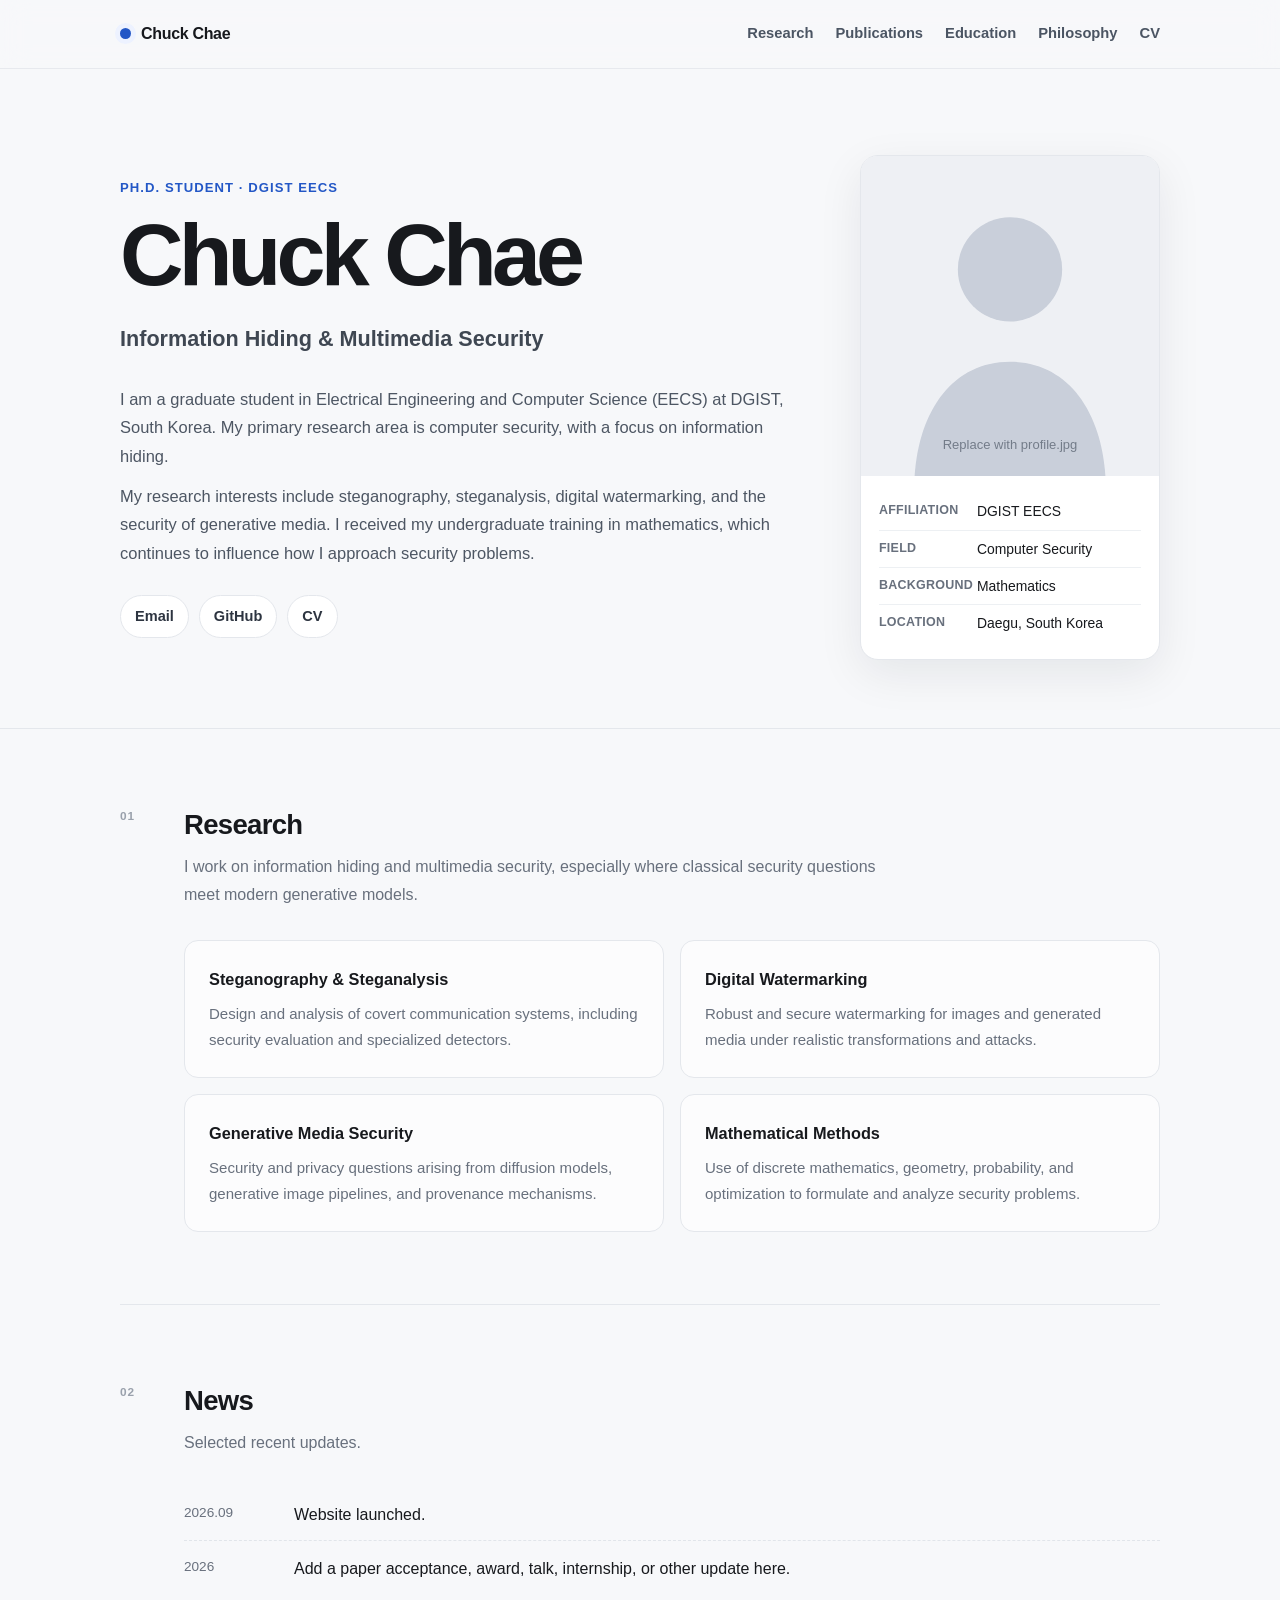
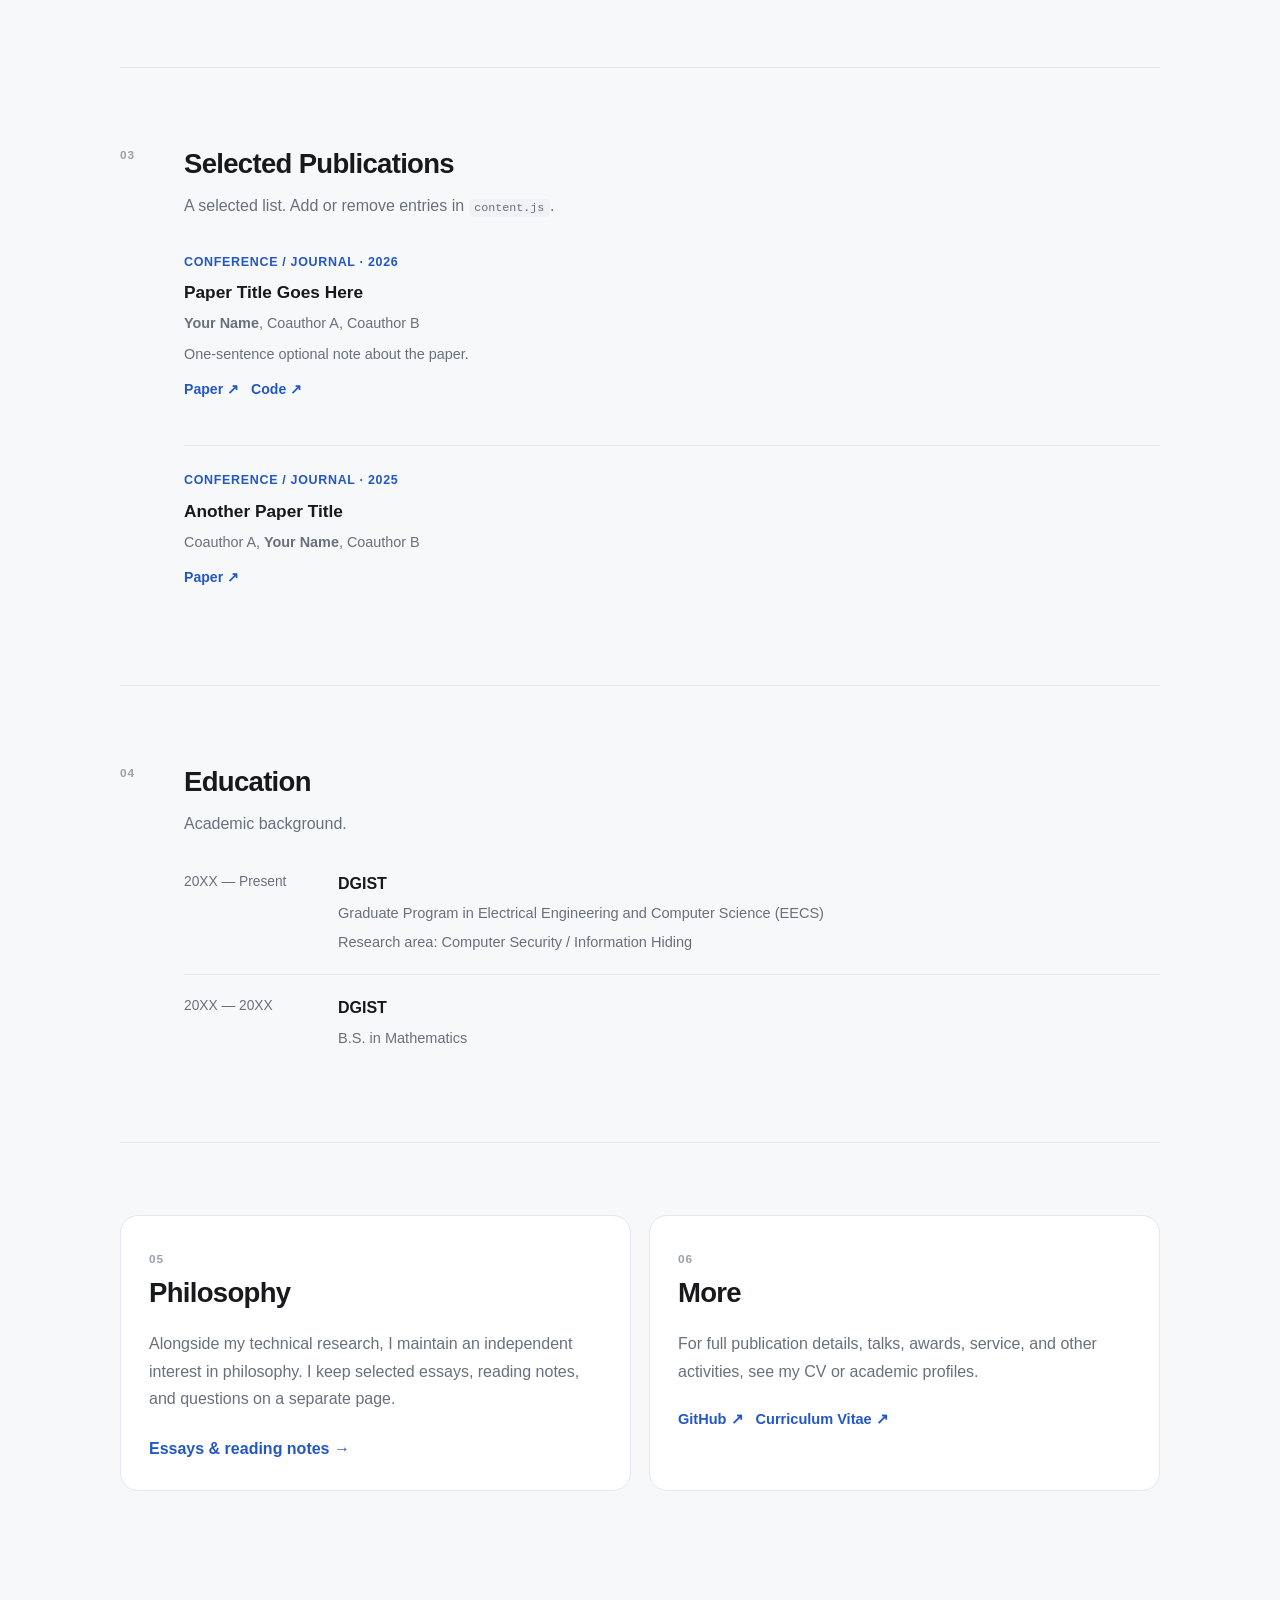
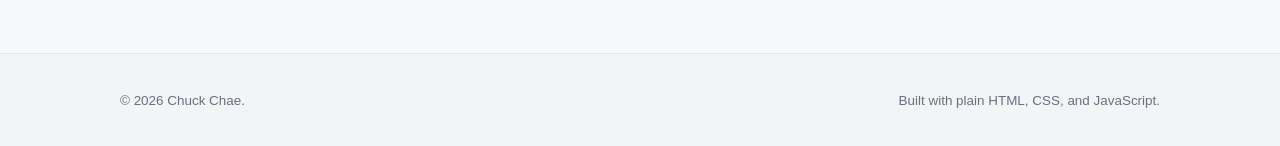
<file: index.html>
<!doctype html>
<html lang="en">
<head>
  <meta charset="utf-8" />
  <meta name="viewport" content="width=device-width, initial-scale=1" />
  <meta name="description" content="Academic homepage" id="meta-description" />
  <meta name="theme-color" content="#f7f8fa" />
  <title>Academic Homepage</title>
  <link rel="icon" href="assets/favicon.svg" type="image/svg+xml" />
  <link rel="stylesheet" href="styles.css" />
  <script>
    window.addEventListener("DOMContentLoaded", () => {
      const v = Date.now();

      const contentScript = document.createElement("script");
      contentScript.src = "content.js?v=" + v;

      contentScript.onload = () => {
        const appScript = document.createElement("script");
        appScript.src = "app.js?v=" + v;
        document.head.appendChild(appScript);
      };

      document.head.appendChild(contentScript);
    });
  </script>
</head>

<body data-page="home">
  <a class="skip-link" href="#main">Skip to content</a>

  <header class="site-header">
    <div class="shell nav-wrap">
      <a class="brand" href="index.html" aria-label="Home">
        <span class="brand-dot" aria-hidden="true"></span>
        <span id="nav-name">Your Name</span>
      </a>

      <nav class="site-nav" aria-label="Primary">
        <a href="#research">Research</a>
        <a href="#publications">Publications</a>
        <a href="#education">Education</a>
        <a href="philosophy.html">Philosophy</a>
        <a id="nav-cv" href="#" target="_blank" rel="noopener">CV</a>
      </nav>
    </div>
  </header>

  <main id="main">
    <section class="hero">
      <div class="shell hero-grid">
        <div class="hero-copy">
          <p class="eyebrow" id="hero-eyebrow">Ph.D. Student · DGIST EECS</p>
          <h1 id="hero-name">Your Name</h1>
          <p class="hero-role" id="hero-role">Information Hiding & Multimedia Security</p>

          <div class="hero-bio" id="hero-bio"></div>

          <div class="link-row" id="hero-links" aria-label="Profile links"></div>
        </div>

        <aside class="profile-card" aria-label="Profile">
          <div class="portrait-frame">
            <img id="profile-image" src="assets/profile-placeholder.svg" alt="Profile portrait" />
          </div>

          <div class="profile-meta">
            <div class="meta-row">
              <span class="meta-label">Affiliation</span>
              <span id="profile-affiliation">DGIST EECS</span>
            </div>
            <div class="meta-row">
              <span class="meta-label">Field</span>
              <span id="profile-field">Computer Security</span>
            </div>
            <div class="meta-row">
              <span class="meta-label">Background</span>
              <span id="profile-background">Mathematics</span>
            </div>
            <div class="meta-row">
              <span class="meta-label">Location</span>
              <span id="profile-location">Daegu, South Korea</span>
            </div>
          </div>
        </aside>
      </div>
    </section>

    <div class="shell content-shell">
      <section class="section" id="research">
        <div class="section-heading">
          <p class="section-kicker">01</p>
          <div>
            <h2>Research</h2>
            <p id="research-intro" class="section-intro"></p>
          </div>
        </div>
        <div class="research-grid" id="research-grid"></div>
      </section>

      <section class="section" id="news">
        <div class="section-heading">
          <p class="section-kicker">02</p>
          <div>
            <h2>News</h2>
            <p class="section-intro">Selected recent updates.</p>
          </div>
        </div>
        <div class="timeline" id="news-list"></div>
      </section>

      <section class="section" id="publications">
        <div class="section-heading">
          <p class="section-kicker">03</p>
          <div>
            <h2>Selected Publications</h2>
            <p class="section-intro">A selected list. Add or remove entries in <code>content.js</code>.</p>
          </div>
        </div>
        <div class="publication-list" id="publication-list"></div>
      </section>

      <section class="section" id="education">
        <div class="section-heading">
          <p class="section-kicker">04</p>
          <div>
            <h2>Education</h2>
            <p class="section-intro">Academic background.</p>
          </div>
        </div>
        <div class="education-list" id="education-list"></div>
      </section>

      <section class="section split-section" id="more">
        <div class="split-card">
          <p class="section-kicker">05</p>
          <h2>Philosophy</h2>
          <p id="philosophy-teaser"></p>
          <a class="text-link" href="philosophy.html">Essays & reading notes <span aria-hidden="true">→</span></a>
        </div>

        <div class="split-card">
          <p class="section-kicker">06</p>
          <h2>More</h2>
          <p id="more-note"></p>
          <div class="mini-links" id="more-links"></div>
        </div>
      </section>
    </div>
  </main>

  <footer class="site-footer">
    <div class="shell footer-row">
      <p>© <span id="footer-year"></span> <span id="footer-name">Your Name</span>.</p>
      <p>Built with plain HTML, CSS, and JavaScript.</p>
    </div>
  </footer>
</body>
</html>
</file>
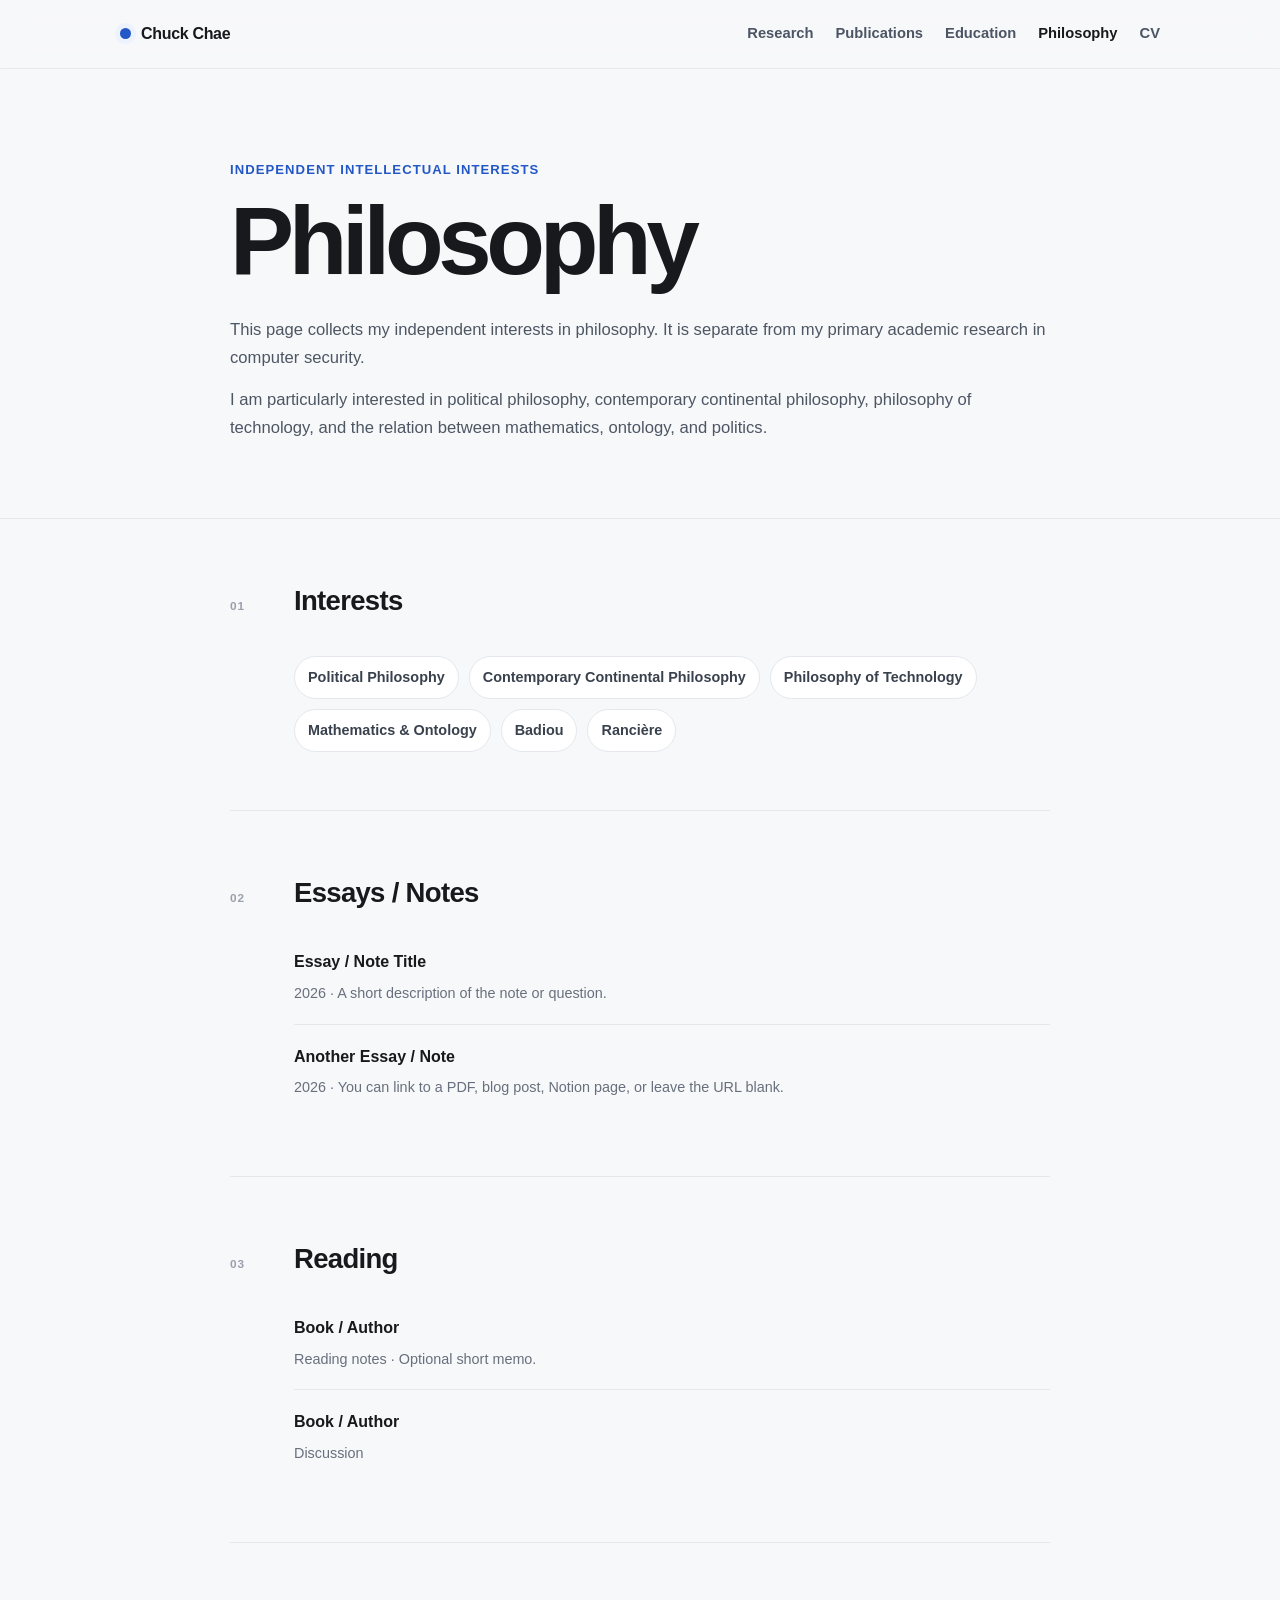
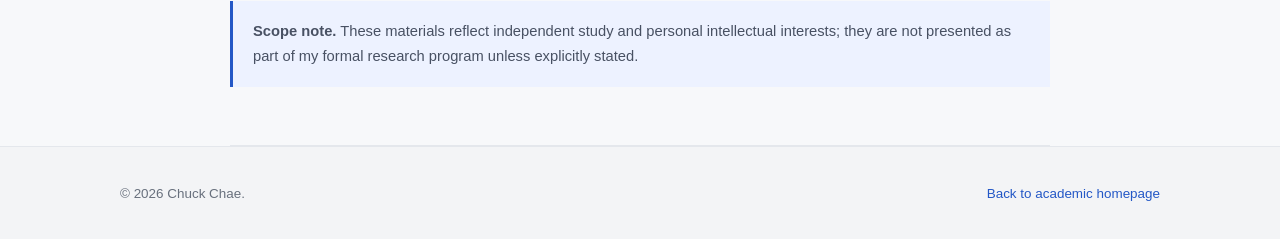
<file: philosophy.html>
<!doctype html>
<html lang="en">
<head>
  <meta charset="utf-8" />
  <meta name="viewport" content="width=device-width, initial-scale=1" />
  <meta name="description" content="Philosophy notes and essays" id="meta-description" />
  <meta name="theme-color" content="#f7f8fa" />
  <title>Philosophy</title>
  <link rel="icon" href="assets/favicon.svg" type="image/svg+xml" />
  <link rel="stylesheet" href="styles.css" />
  <script>
    window.addEventListener("DOMContentLoaded", () => {
      const v = Date.now();

      const contentScript = document.createElement("script");
      contentScript.src = "content.js?v=" + v;

      contentScript.onload = () => {
        const appScript = document.createElement("script");
        appScript.src = "app.js?v=" + v;
        document.head.appendChild(appScript);
      };

      document.head.appendChild(contentScript);
    });
  </script>
</head>

<body data-page="philosophy">
  <a class="skip-link" href="#main">Skip to content</a>

  <header class="site-header">
    <div class="shell nav-wrap">
      <a class="brand" href="index.html" aria-label="Home">
        <span class="brand-dot" aria-hidden="true"></span>
        <span id="nav-name">Your Name</span>
      </a>

      <nav class="site-nav" aria-label="Primary">
        <a href="index.html#research">Research</a>
        <a href="index.html#publications">Publications</a>
        <a href="index.html#education">Education</a>
        <a class="active" href="philosophy.html">Philosophy</a>
        <a id="nav-cv" href="#" target="_blank" rel="noopener">CV</a>
      </nav>
    </div>
  </header>

  <main id="main">
    <section class="page-hero">
      <div class="shell narrow-shell">
        <p class="eyebrow">Independent intellectual interests</p>
        <h1>Philosophy</h1>
        <div id="philosophy-intro" class="page-lead"></div>
      </div>
    </section>

    <div class="shell narrow-shell">
      <section class="section philosophy-section">
        <div class="section-heading compact">
          <p class="section-kicker">01</p>
          <h2>Interests</h2>
        </div>
        <div class="tag-list" id="philosophy-interests"></div>
      </section>

      <section class="section philosophy-section">
        <div class="section-heading compact">
          <p class="section-kicker">02</p>
          <h2>Essays / Notes</h2>
        </div>
        <div class="essay-list" id="essay-list"></div>
      </section>

      <section class="section philosophy-section">
        <div class="section-heading compact">
          <p class="section-kicker">03</p>
          <h2>Reading</h2>
        </div>
        <div class="reading-list" id="reading-list"></div>
      </section>

      <section class="section philosophy-section">
        <div class="note-box">
          <strong>Scope note.</strong>
          <span id="philosophy-scope-note"></span>
        </div>
      </section>
    </div>
  </main>

  <footer class="site-footer">
    <div class="shell footer-row">
      <p>© <span id="footer-year"></span> <span id="footer-name">Your Name</span>.</p>
      <p><a href="index.html">Back to academic homepage</a></p>
    </div>
  </footer>
</body>
</html>
</file>
<file: styles.css>
/* =========================================================
   Academic CV homepage
   Layout is intentionally framework-free and GitHub Pages-ready.
   Edit content in content.js. Usually you never need to edit this file.
   ========================================================= */

:root {
  --bg: #f7f8fa;
  --surface: #ffffff;
  --text: #17191d;
  --muted: #68707d;
  --line: #e4e7ec;
  --accent: #2357c6;
  --accent-soft: #edf2ff;
  --max: 1040px;
  --narrow: 820px;
  --radius: 18px;
  --shadow: 0 14px 45px rgba(17, 24, 39, 0.08);
}

* { box-sizing: border-box; }

html {
  scroll-behavior: smooth;
  scroll-padding-top: 86px;
}

body {
  margin: 0;
  background: var(--bg);
  color: var(--text);
  font-family: Inter, ui-sans-serif, -apple-system, BlinkMacSystemFont, "Segoe UI",
               Roboto, Helvetica, Arial, "Apple SD Gothic Neo", "Noto Sans KR", sans-serif;
  line-height: 1.72;
  text-rendering: optimizeLegibility;
}

a {
  color: var(--accent);
  text-decoration: none;
}

a:hover { text-decoration: underline; }

img { max-width: 100%; display: block; }

code {
  padding: 0.12rem 0.35rem;
  border-radius: 5px;
  background: #f0f2f6;
  font-size: 0.9em;
}

.shell {
  width: min(var(--max), calc(100% - 40px));
  margin: 0 auto;
}

.narrow-shell {
  width: min(var(--narrow), calc(100% - 40px));
}

.skip-link {
  position: absolute;
  left: -999px;
  top: 12px;
  z-index: 999;
  background: #111;
  color: #fff;
  padding: 10px 14px;
  border-radius: 8px;
}

.skip-link:focus { left: 12px; }

.site-header {
  position: sticky;
  top: 0;
  z-index: 20;
  backdrop-filter: blur(14px);
  background: rgba(247, 248, 250, 0.88);
  border-bottom: 1px solid rgba(228, 231, 236, 0.85);
}

.nav-wrap {
  min-height: 68px;
  display: flex;
  align-items: center;
  justify-content: space-between;
  gap: 24px;
}

.brand {
  display: inline-flex;
  align-items: center;
  gap: 10px;
  font-weight: 750;
  color: var(--text);
  letter-spacing: -0.02em;
}

.brand:hover { text-decoration: none; }

.brand-dot {
  width: 11px;
  height: 11px;
  border-radius: 50%;
  background: var(--accent);
  box-shadow: 0 0 0 5px var(--accent-soft);
}

.site-nav {
  display: flex;
  align-items: center;
  gap: 22px;
  font-size: 0.92rem;
}

.site-nav a {
  color: #4b5563;
  font-weight: 600;
}

.site-nav a.active,
.site-nav a:hover {
  color: var(--text);
  text-decoration: none;
}

.hero {
  padding: 86px 0 68px;
  border-bottom: 1px solid var(--line);
}

.hero-grid {
  display: grid;
  grid-template-columns: minmax(0, 1fr) 300px;
  gap: 76px;
  align-items: center;
}

.eyebrow {
  margin: 0 0 12px;
  color: var(--accent);
  font-size: 0.82rem;
  font-weight: 800;
  letter-spacing: 0.08em;
  text-transform: uppercase;
}

.hero h1,
.page-hero h1 {
  margin: 0;
  font-size: clamp(2.8rem, 7vw, 5.5rem);
  line-height: 0.98;
  letter-spacing: -0.055em;
  font-weight: 790;
}

.hero-role {
  margin: 22px 0 0;
  color: #3f4752;
  font-size: clamp(1.05rem, 2vw, 1.35rem);
  font-weight: 620;
}

.hero-bio {
  max-width: 700px;
  margin-top: 28px;
  color: #4d5663;
  font-size: 1.03rem;
}

.hero-bio p { margin: 0 0 12px; }

.link-row {
  display: flex;
  flex-wrap: wrap;
  gap: 10px;
  margin-top: 28px;
}

.pill-link {
  display: inline-flex;
  align-items: center;
  justify-content: center;
  min-height: 40px;
  padding: 8px 14px;
  border: 1px solid var(--line);
  border-radius: 999px;
  background: var(--surface);
  color: #2d3440;
  font-weight: 650;
  font-size: 0.91rem;
  transition: transform .16s ease, border-color .16s ease, box-shadow .16s ease;
}

.pill-link:hover {
  transform: translateY(-1px);
  border-color: #cbd2dd;
  box-shadow: 0 7px 22px rgba(17, 24, 39, .06);
  text-decoration: none;
}

.profile-card {
  border: 1px solid var(--line);
  border-radius: var(--radius);
  background: var(--surface);
  overflow: hidden;
  box-shadow: var(--shadow);
}

.portrait-frame {
  aspect-ratio: 4 / 4.3;
  background: #eef0f4;
  overflow: hidden;
}

.portrait-frame img {
  width: 100%;
  height: 100%;
  object-fit: cover;
}

.profile-meta { padding: 17px 18px 18px; }

.meta-row {
  display: grid;
  grid-template-columns: 88px 1fr;
  gap: 10px;
  padding: 8px 0;
  border-bottom: 1px solid #edf0f3;
  font-size: 0.87rem;
  line-height: 1.45;
}

.meta-row:last-child { border-bottom: 0; }

.meta-label {
  color: var(--muted);
  font-size: 0.78rem;
  font-weight: 760;
  letter-spacing: .02em;
  text-transform: uppercase;
}

.content-shell { padding-bottom: 90px; }

.section {
  padding: 72px 0;
  border-bottom: 1px solid var(--line);
}

.section-heading {
  display: grid;
  grid-template-columns: 50px minmax(0, 1fr);
  gap: 14px;
  margin-bottom: 32px;
}

.section-heading.compact {
  grid-template-columns: 50px minmax(0, 1fr);
  align-items: baseline;
}

.section-kicker {
  margin: 5px 0 0;
  color: #9aa1ac;
  font-size: 0.74rem;
  font-weight: 800;
  letter-spacing: .08em;
}

.section h2,
.split-card h2 {
  margin: 0;
  font-size: 1.72rem;
  letter-spacing: -0.025em;
}

.section-intro {
  margin: 5px 0 0;
  color: var(--muted);
  max-width: 720px;
}

.research-grid {
  display: grid;
  grid-template-columns: repeat(2, minmax(0, 1fr));
  gap: 16px;
  margin-left: 64px;
}

.research-card {
  padding: 24px;
  border: 1px solid var(--line);
  border-radius: 14px;
  background: rgba(255,255,255,.65);
}

.research-card h3 {
  margin: 0 0 8px;
  font-size: 1.02rem;
}

.research-card p {
  margin: 0;
  color: var(--muted);
  font-size: .94rem;
}

.timeline {
  margin-left: 64px;
  display: grid;
  gap: 2px;
}

.news-item {
  display: grid;
  grid-template-columns: 92px 1fr;
  gap: 18px;
  padding: 12px 0;
  border-bottom: 1px dashed #e1e5ea;
}

.news-item:last-child { border-bottom: 0; }

.news-date {
  color: var(--muted);
  font-size: .85rem;
  font-variant-numeric: tabular-nums;
}

.news-text { margin: 0; }

.publication-list {
  margin-left: 64px;
  display: grid;
  gap: 20px;
}

.pub {
  padding: 24px 0;
  border-top: 1px solid var(--line);
}

.pub:first-child { border-top: 0; padding-top: 0; }

.pub-venue {
  margin: 0 0 7px;
  color: var(--accent);
  font-size: .78rem;
  font-weight: 820;
  letter-spacing: .055em;
  text-transform: uppercase;
}

.pub-title {
  margin: 0;
  font-size: 1.08rem;
  line-height: 1.46;
}

.pub-authors,
.pub-note {
  margin: 6px 0 0;
  color: var(--muted);
  font-size: .9rem;
}

.pub-links {
  display: flex;
  flex-wrap: wrap;
  gap: 12px;
  margin-top: 10px;
  font-size: .88rem;
  font-weight: 650;
}

.education-list {
  margin-left: 64px;
  display: grid;
  gap: 0;
}

.edu-item {
  display: grid;
  grid-template-columns: 130px 1fr;
  gap: 24px;
  padding: 19px 0;
  border-top: 1px solid var(--line);
}

.edu-item:first-child { border-top: 0; padding-top: 0; }

.edu-year { color: var(--muted); font-size: .86rem; }

.edu-item h3 { margin: 0; font-size: 1rem; }
.edu-item p { margin: 4px 0 0; color: var(--muted); font-size: .91rem; }

.split-section {
  display: grid;
  grid-template-columns: 1fr 1fr;
  gap: 18px;
  border-bottom: 0;
}

.split-card {
  min-height: 245px;
  padding: 28px;
  border: 1px solid var(--line);
  border-radius: var(--radius);
  background: var(--surface);
}

.split-card > p:not(.section-kicker) {
  color: var(--muted);
  margin: 14px 0 22px;
}

.text-link { font-weight: 750; }

.mini-links {
  display: flex;
  flex-wrap: wrap;
  gap: 12px;
  font-size: .91rem;
  font-weight: 650;
}

.page-hero {
  padding: 90px 0 62px;
  border-bottom: 1px solid var(--line);
}

.page-hero h1 {
  font-size: clamp(3rem, 8vw, 6rem);
}

.page-lead {
  margin-top: 28px;
  color: #4d5663;
  font-size: 1.04rem;
}

.page-lead p { margin: 0 0 13px; }

.philosophy-section { padding: 58px 0; }

.tag-list {
  display: flex;
  flex-wrap: wrap;
  gap: 10px;
  margin-left: 64px;
}

.tag {
  padding: 8px 13px;
  border: 1px solid var(--line);
  border-radius: 999px;
  background: var(--surface);
  color: #39414d;
  font-size: .9rem;
  font-weight: 620;
}

.essay-list,
.reading-list {
  margin-left: 64px;
  display: grid;
}

.essay-item,
.reading-item {
  padding: 18px 0;
  border-top: 1px solid var(--line);
}

.essay-item:first-child,
.reading-item:first-child { border-top: 0; padding-top: 0; }

.essay-item h3,
.reading-item h3 {
  margin: 0;
  font-size: 1rem;
}

.essay-item p,
.reading-item p {
  margin: 5px 0 0;
  color: var(--muted);
  font-size: .9rem;
}

.note-box {
  padding: 18px 20px;
  border-left: 3px solid var(--accent);
  background: var(--accent-soft);
  color: #485163;
  font-size: .92rem;
}

.site-footer {
  border-top: 1px solid var(--line);
  background: #f3f4f6;
}

.footer-row {
  min-height: 92px;
  display: flex;
  justify-content: space-between;
  align-items: center;
  gap: 20px;
  color: var(--muted);
  font-size: .84rem;
}

.footer-row p { margin: 0; }

@media (max-width: 820px) {
  .site-nav { gap: 14px; }
  .site-nav a:nth-child(2),
  .site-nav a:nth-child(3) { display: none; }

  .hero { padding-top: 56px; }

  .hero-grid {
    grid-template-columns: 1fr;
    gap: 42px;
  }

  .profile-card {
    max-width: 360px;
  }

  .research-grid,
  .timeline,
  .publication-list,
  .education-list,
  .tag-list,
  .essay-list,
  .reading-list {
    margin-left: 0;
  }

  .split-section { grid-template-columns: 1fr; }
}

@media (max-width: 560px) {
  .shell, .narrow-shell { width: min(100% - 28px, var(--max)); }

  .site-header { position: static; }

  .nav-wrap {
    padding: 14px 0;
    align-items: flex-start;
  }

  .site-nav { gap: 10px; font-size: .84rem; flex-wrap: wrap; justify-content: flex-end; }

  .site-nav a:nth-child(1) { display: none; }

  .hero { padding: 45px 0 52px; }
  .hero h1 { font-size: 3.35rem; }

  .section { padding: 52px 0; }

  .section-heading,
  .section-heading.compact {
    grid-template-columns: 34px minmax(0, 1fr);
  }

  .research-grid { grid-template-columns: 1fr; }

  .news-item,
  .edu-item {
    grid-template-columns: 1fr;
    gap: 4px;
  }

  .footer-row {
    align-items: flex-start;
    flex-direction: column;
    justify-content: center;
    padding: 24px 0;
  }
}

@media print {
  .site-header, .site-footer, .link-row { display: none !important; }
  body { background: #fff; color: #000; }
  .hero, .section { padding: 28px 0; }
  .profile-card { box-shadow: none; }
}
</file>
